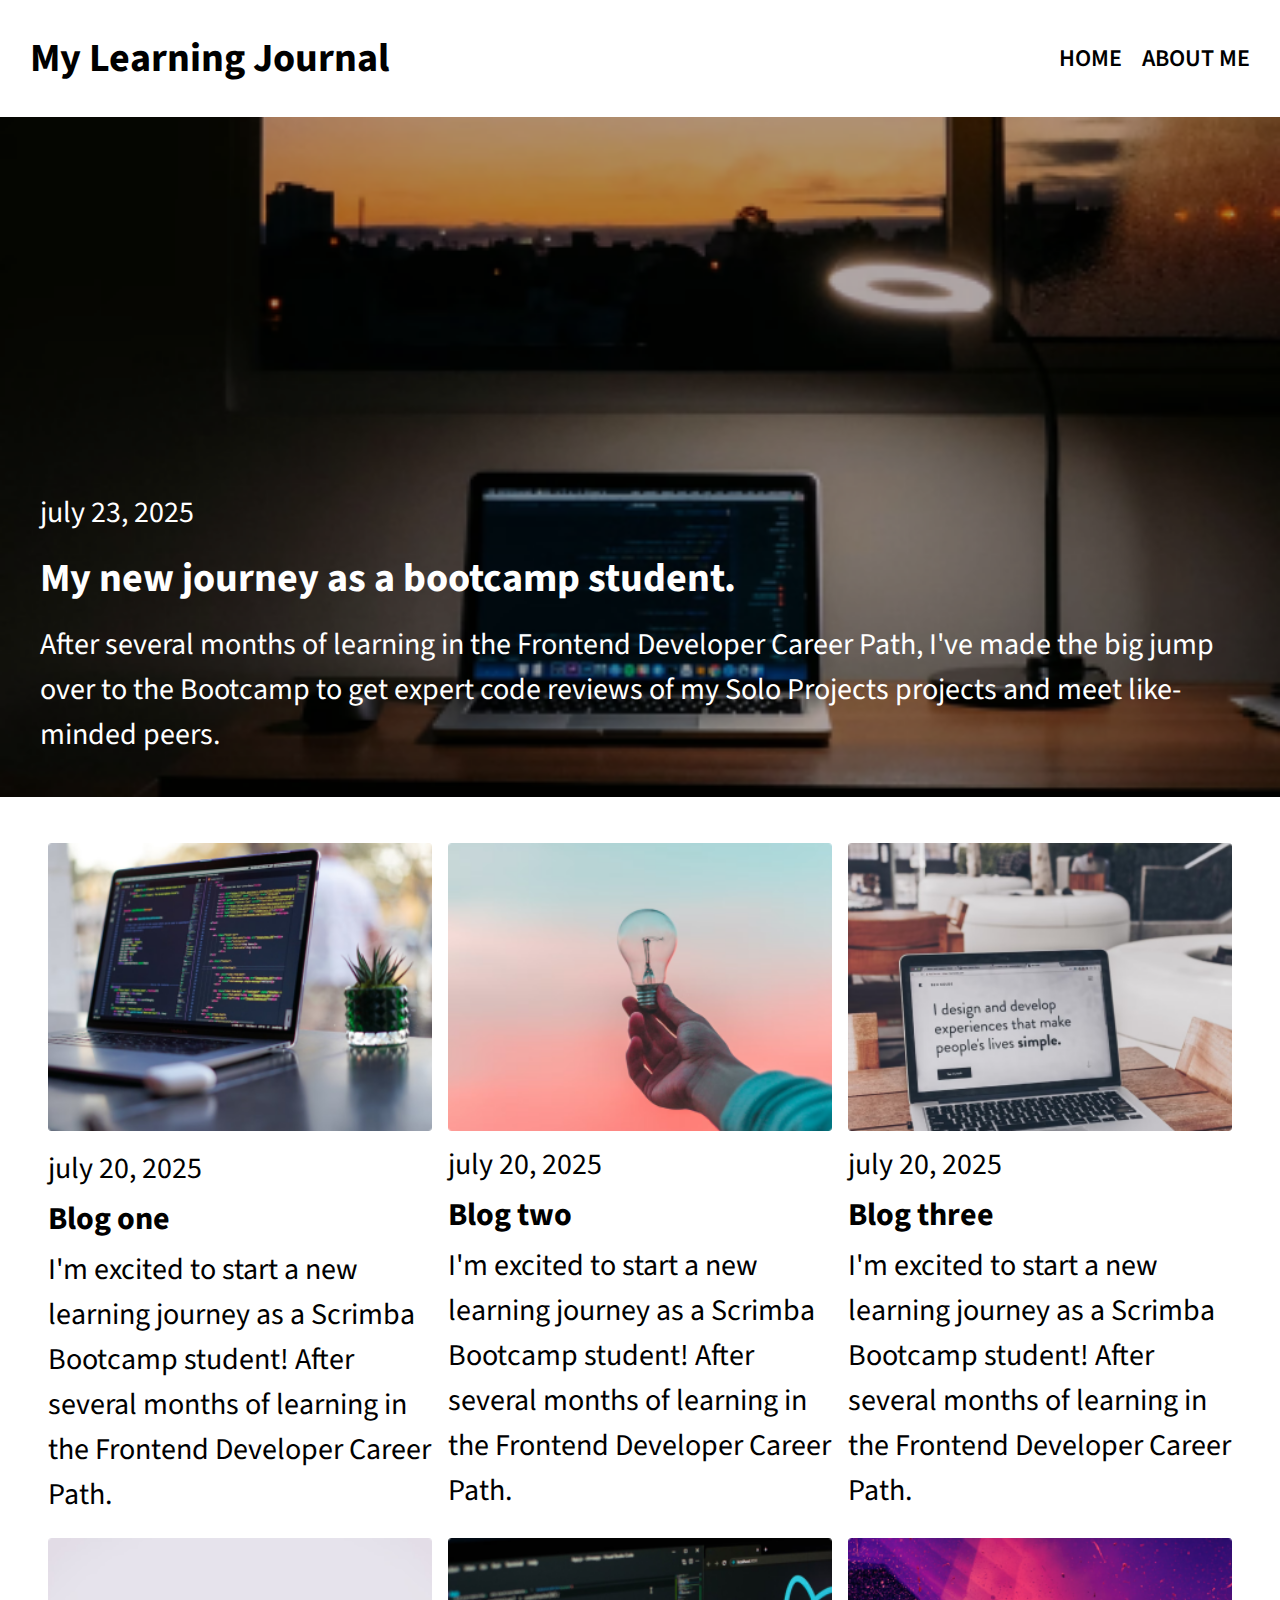
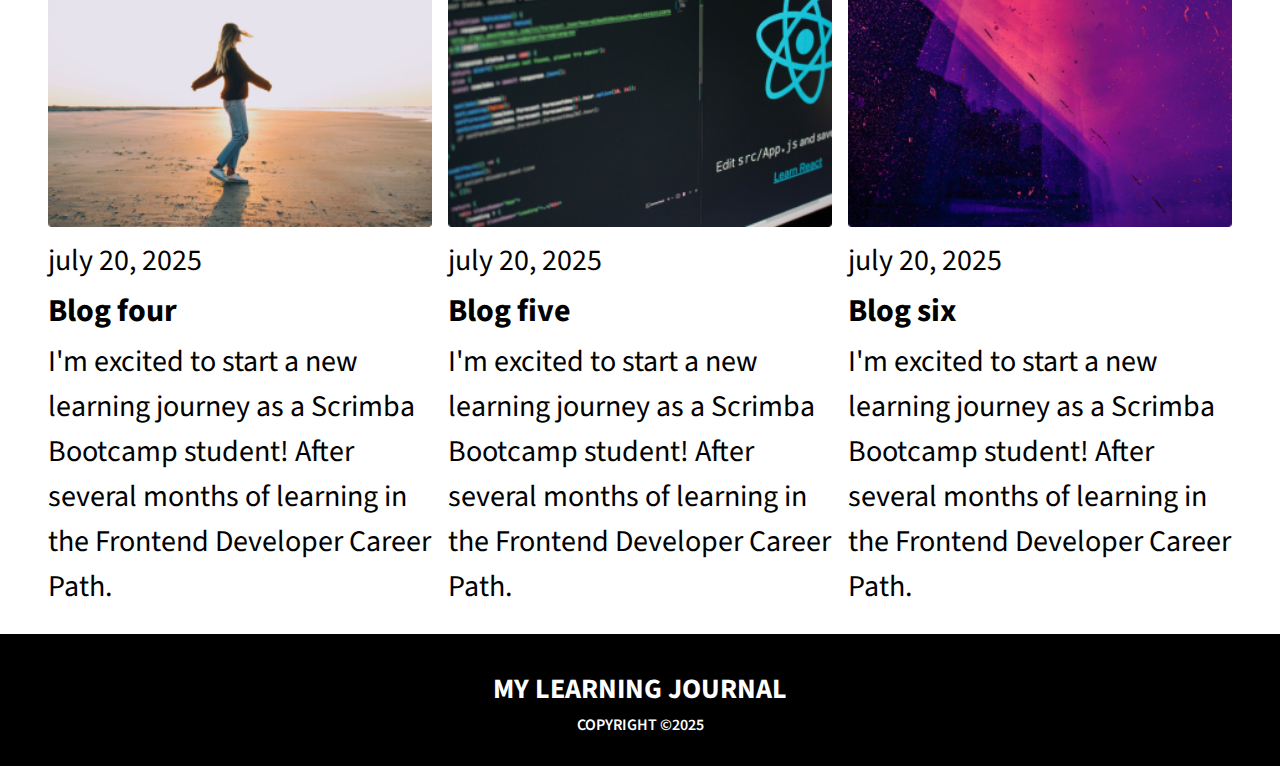
<file: index.html>
<!DOCTYPE html>
<html lang="en">
<head>
    <meta charset="UTF-8">
    <meta name="viewport" content="width=device-width, initial-scale=1.0">
    <title>Document</title>
    <link rel="preconnect" href="https://fonts.googleapis.com">
    <link rel="preconnect" href="https://fonts.gstatic.com" crossorigin>
    
    <link rel="stylesheet" href="https://cdnjs.cloudflare.com/ajax/libs/font-awesome/4.7.0/css/font-awesome.min.css"><link href="https://fonts.googleapis.com/css2?family=Source+Sans+3:ital,wght@0,200..900;1,200..900&display=swap" rel="stylesheet">
    <link rel="stylesheet" href="css/style.css">
</head>
<body>
    <header>
        <h2>My Learning Journal</h2>
        <div class="header-actions">
            <button class="hamburger" aria-label="Open navigation" aria-controls="nav" aria-expanded="false">
                <span></span>
                <span></span>
                <span></span>
            </button>
            <nav class="nav" id="nav">
                <ul>
                    <li><a href="index.html">home</a></li>
                    <li><a href="about.html">about me</a></li>
                </ul>
            </nav>
        </div>
    </header>
    <main>

        <section class="new-post">
            <p>july 23, 2025</p>
            <h1>My new journey as a bootcamp student.</h1>
            <p>After several months of learning in the Frontend Developer Career Path, I've made the big jump over to the Bootcamp to get expert code reviews of my Solo Projects projects and meet like-minded peers.</p>
        </section>


            <article class="post-one">
                <a href="post.html">
                <img src="images/front-page-section-one.png" alt="">
                <p>july 20, 2025</p>
                <h3>Blog one</h3>
                <p>I'm excited to start a new learning journey as a Scrimba Bootcamp student! After several months of learning in the Frontend Developer Career Path.</p>
                </a>
            </article>

            <article class="post-two">
                <img src="images/front-page-section-two.png" alt="">
                <p>july 20, 2025</p>
                <h3>Blog two</h3>
                <p>I'm excited to start a new learning journey as a Scrimba Bootcamp student! After several months of learning in the Frontend Developer Career Path.</p>
            </article>

            <article class="post-three">
                <img src="images/front-page-section-three.png" alt="">
                <p>july 20, 2025</p>
                <h3>Blog three</h3>
                <p>I'm excited to start a new learning journey as a Scrimba Bootcamp student! After several months of learning in the Frontend Developer Career Path.</p>
            </article >

            <article class="post-four">
                <img src="images/front-page-section-four.png" alt="">
                <p>july 20, 2025</p>
                <h3>Blog four</h3>
                <p>I'm excited to start a new learning journey as a Scrimba Bootcamp student! After several months of learning in the Frontend Developer Career Path.</p>
            </article>

            <article class="post-five">
                <img src="images/front-page-section-five.png" alt="">
                <p>july 20, 2025</p>
                <h3>Blog five</h3>
                <p>I'm excited to start a new learning journey as a Scrimba Bootcamp student! After several months of learning in the Frontend Developer Career Path.</p>
            </article>

            <article class="post-six">
                <img src="images/front-page-section-six.png" alt="">
                <p>july 20, 2025</p>
                <h3>Blog six</h3>
                <p>I'm excited to start a new learning journey as a Scrimba Bootcamp student! After several months of learning in the Frontend Developer Career Path.</p>
            </article>
    </main>
    <footer>
        <h4>My Learning Journal</h4>
        <p>Copyright ©2025</p>
    </footer>
<script src="script.js"></script>
</body>
</html>
</file>
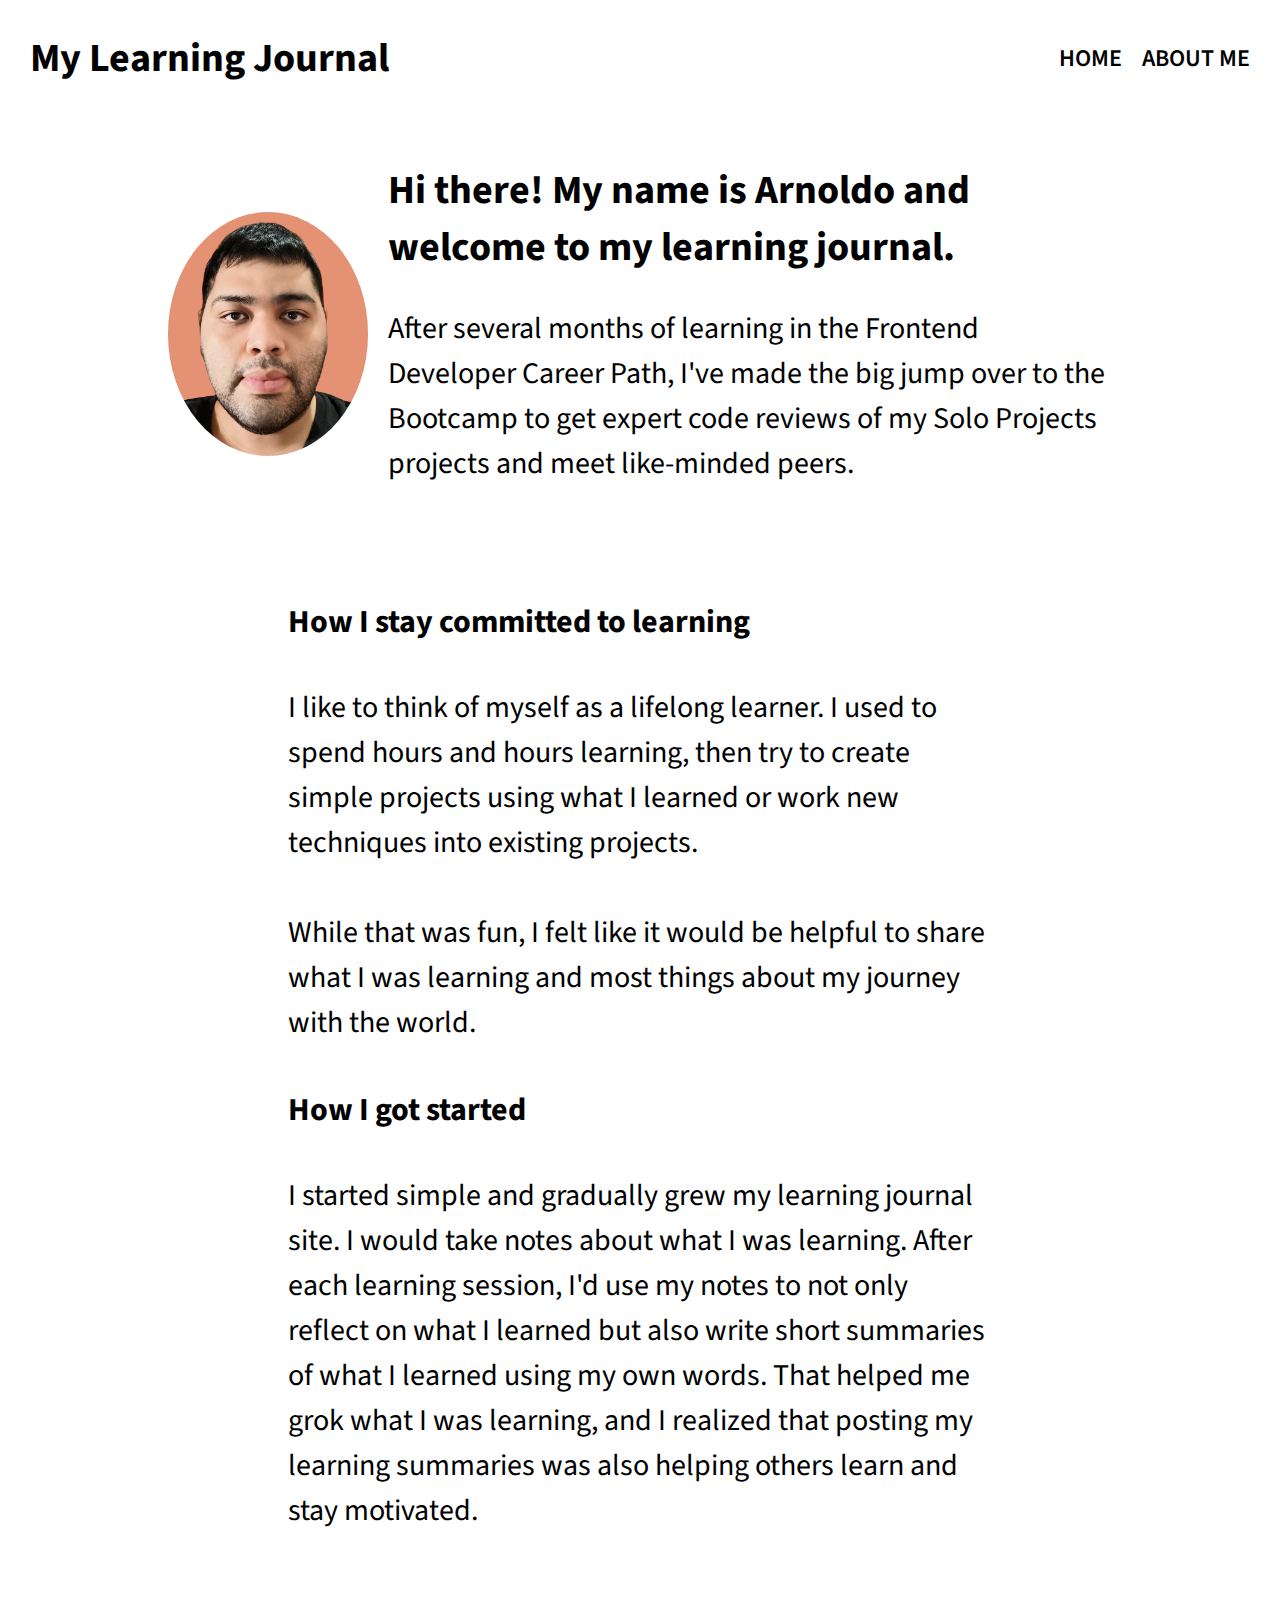
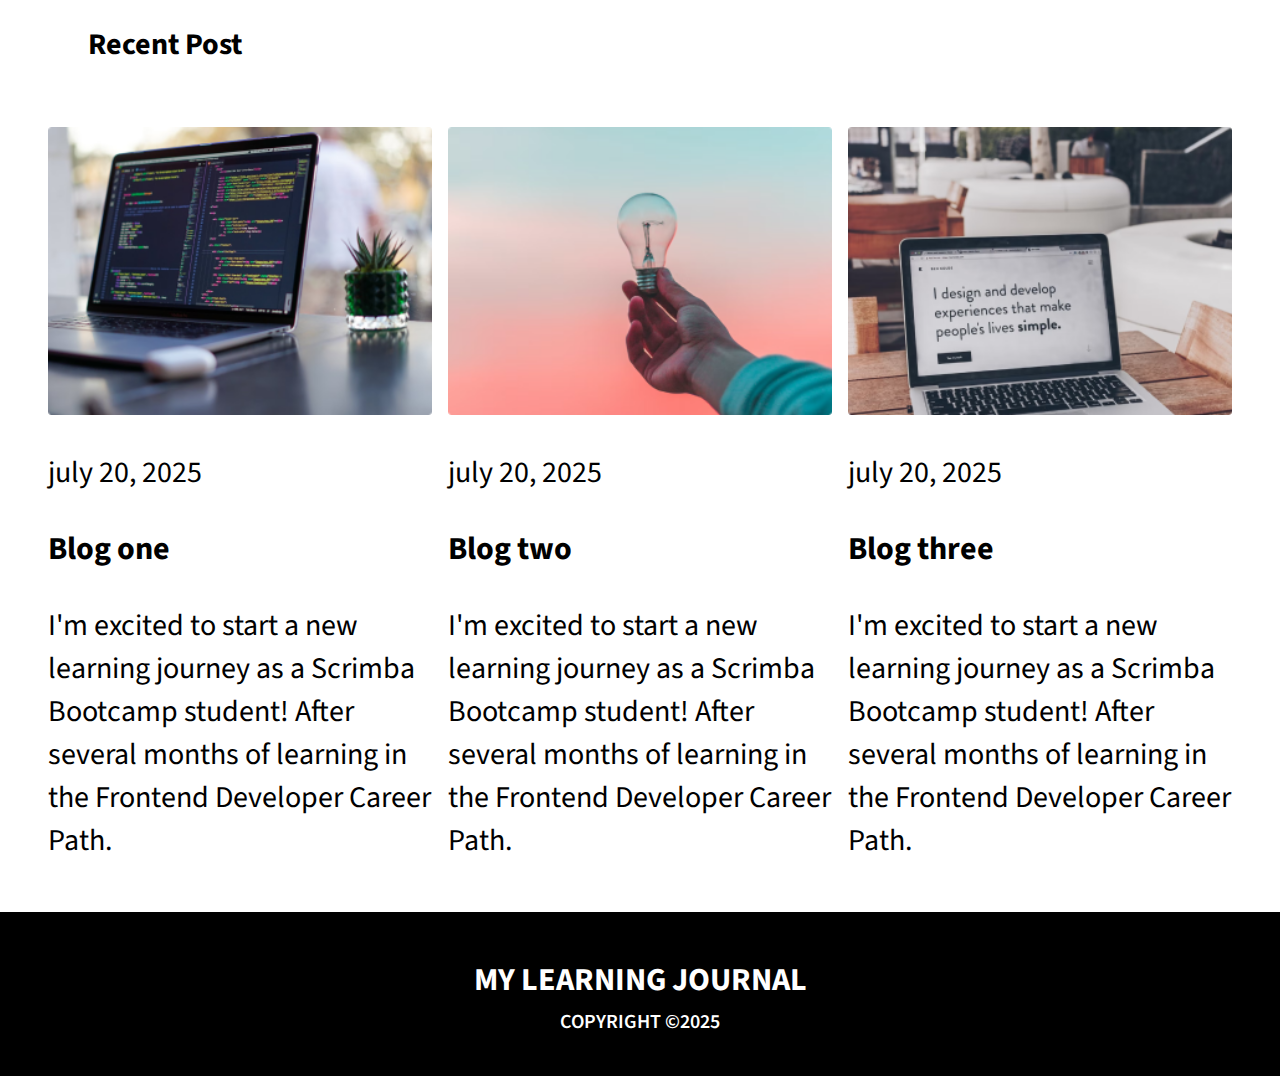
<file: about.html>
<!DOCTYPE html>
<html lang="en">
<head>
    <meta charset="UTF-8">
    <meta name="viewport" content="width=device-width, initial-scale=1.0">
    <title>Document</title>
    <link rel="preconnect" href="https://fonts.googleapis.com">
    <link rel="preconnect" href="https://fonts.gstatic.com" crossorigin>
    <link href="https://fonts.googleapis.com/css2?family=Source+Sans+3:ital,wght@0,200..900;1,200..900&display=swap" rel="stylesheet">
    <link rel="stylesheet" href="css/post.css">
</head>
<body>
    <header>
        <h2>My Learning Journal</h2>
        <div class="header-actions">
            <button class="hamburger" aria-label="Open navigation" aria-controls="nav" aria-expanded="false">
                <span></span>
                <span></span>
                <span></span>
            </button>
            <nav class="nav" id="nav">
                <ul>
                    <li><a href="index.html">home</a></li>
                    <li><a href="about.html">about me</a></li>
                </ul>
            </nav>
        </div>
    </header>

    <main>
        <section class="post-section">

            <div class="post-header">
                <img class="avatar" src="images/fotoedit.png" alt="">
                <div class="post-text|">  
                    <h1 class="title">Hi there! My name is Arnoldo and welcome to my learning journal.</h1>
                    <p>After several months of learning in the Frontend Developer Career Path, I've made the big jump over to the Bootcamp to get expert code reviews of my Solo Projects projects and meet like-minded peers.</p>
                </div>    
            </div>

            <div class="post-content">
                <h4 class="subtitle">How I stay committed to learning</h4>
                <p>
                    I like to think of myself as a lifelong learner. I used to spend hours and hours learning, then try to create simple projects using what I learned or work new techniques into existing projects.
                    <br>
                    <br>
                    While that was fun, I felt like it would be helpful to share what I was learning and most things about my journey with the world.</p>
                <h4 class="subtitle">How I got started</h4>
                <p>I started simple and gradually grew my learning journal site. I would take notes about what I was learning. After each learning session, I'd use my notes to not only reflect on what I learned but also write short summaries of what I learned using my own words.

                    That helped me grok what I was learning, and I realized that posting my learning summaries was also helping others learn and stay motivated.</p>
                
            </div>
            <h4>Recent Post</h4>
        </section>

        

        <article class="post-one">
            <img src="images/front-page-section-one.png" alt="">
            <p>july 20, 2025</p>
            <h3>Blog one</h3>
            <p>I'm excited to start a new learning journey as a Scrimba Bootcamp student! After several months of learning in the Frontend Developer Career Path.</p>
        </article>

        <article class="post-two">
            <img src="images/front-page-section-two.png" alt="">
            <p>july 20, 2025</p>
            <h3>Blog two</h3>
            <p>I'm excited to start a new learning journey as a Scrimba Bootcamp student! After several months of learning in the Frontend Developer Career Path.</p>
        </article>

        <article class="post-three">
            <img src="images/front-page-section-three.png" alt="">
            <p>july 20, 2025</p>
            <h3>Blog three</h3>
            <p>I'm excited to start a new learning journey as a Scrimba Bootcamp student! After several months of learning in the Frontend Developer Career Path.</p>
        </article >

    </main>
    <footer>
        <h4>My Learning Journal</h4>
        <p>Copyright ©2025</p>
    </footer>
<script src="script.js"></script>    
</body>
</html>
</file>
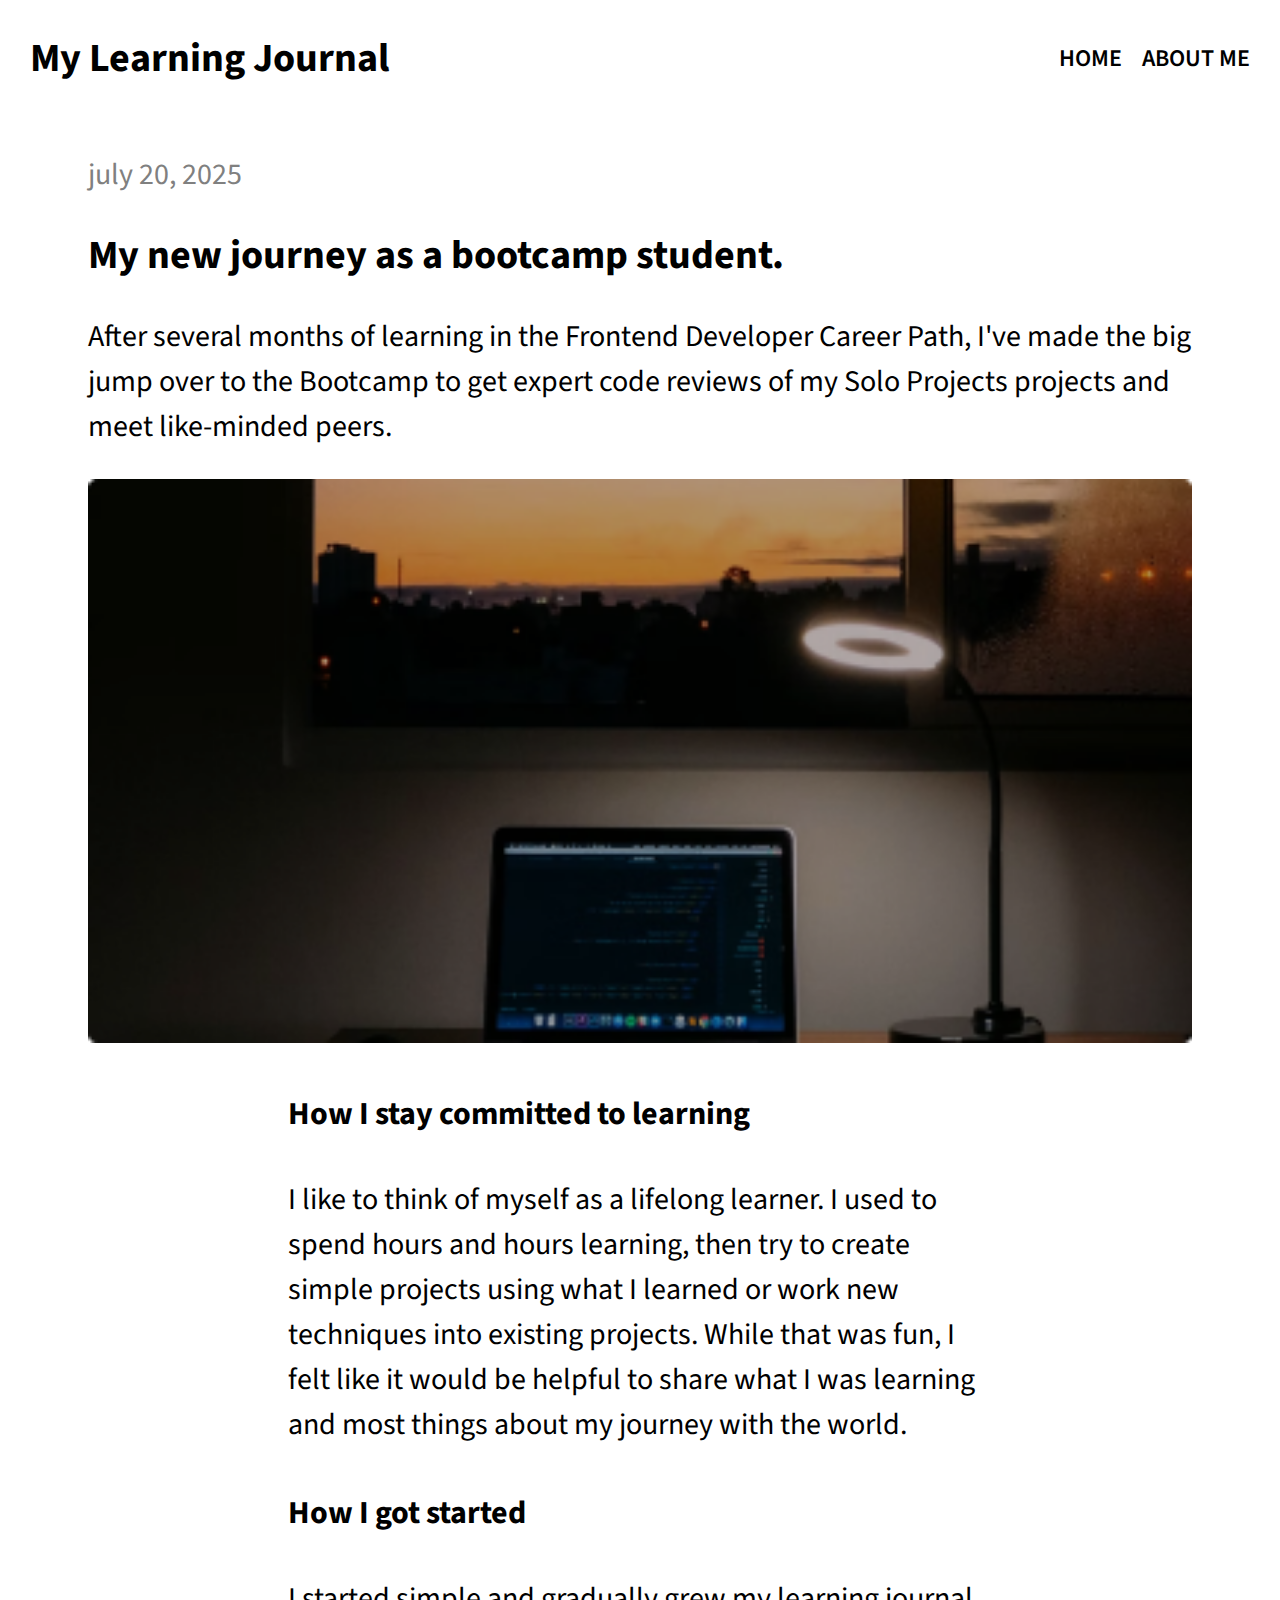
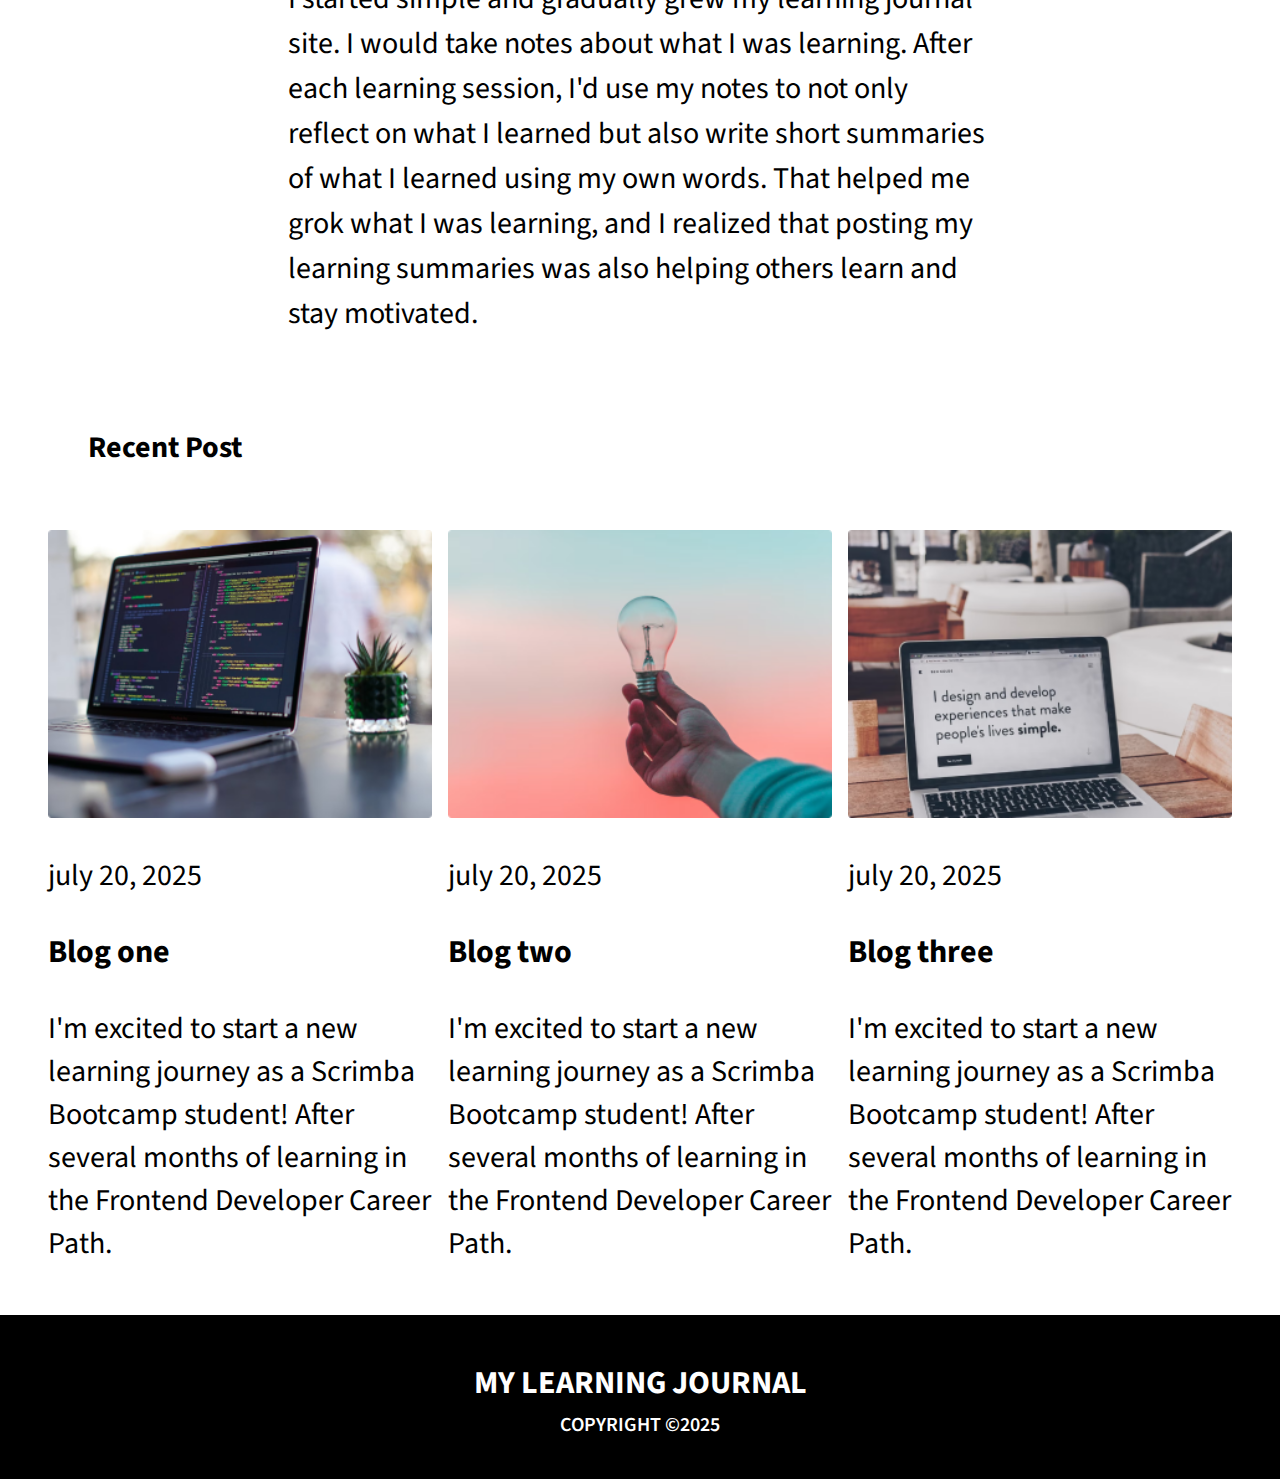
<file: post.html>
<!DOCTYPE html>
<html lang="en">
<head>
    <meta charset="UTF-8">
    <meta name="viewport" content="width=device-width, initial-scale=1.0">
    <title>Document</title>
    <link rel="preconnect" href="https://fonts.googleapis.com">
    <link rel="preconnect" href="https://fonts.gstatic.com" crossorigin>
    
    <link rel="stylesheet" href="https://cdnjs.cloudflare.com/ajax/libs/font-awesome/4.7.0/css/font-awesome.min.css"><link href="https://fonts.googleapis.com/css2?family=Source+Sans+3:ital,wght@0,200..900;1,200..900&display=swap" rel="stylesheet">
    <link href="https://fonts.googleapis.com/css2?family=Source+Sans+3:ital,wght@0,200..900;1,200..900&display=swap" rel="stylesheet">
    <link rel="stylesheet" href="css/post.css">
</head>
<body>
    
    <header>
        <h2>My Learning Journal</h2>
        <div class="header-actions">
            <button class="hamburger" aria-label="Open navigation" aria-controls="nav" aria-expanded="false">
                <span></span>
                <span></span>
                <span></span>
            </button>
            <nav class="nav" id="nav">
                <ul>
                    <li><a href="index.html">home</a></li>
                    <li><a href="about.html">about me</a></li>
                </ul>
            </nav>
        </div>
    </header>

    <main>
        <section class="post-section">
        <p class="date">july 20, 2025</p>
        <h1 class="title">My new journey as a bootcamp student.</h1>
        <p>After several months of learning in the Frontend Developer Career Path, I've made the big jump over to the Bootcamp to get expert code reviews of my Solo Projects projects and meet like-minded peers.</p>
        <img class="post-image" src="images/post-image.png" alt="">
        
        <div class="post-content">
            <h4 class="subtitle">How I stay committed to learning</h4>
            <p>
                I like to think of myself as a lifelong learner. I used to spend hours and hours learning, then try to create simple projects using what I learned or work new techniques into existing projects.

                While that was fun, I felt like it would be helpful to share what I was learning and most things about my journey with the world.</p>
            <h4 class="subtitle">How I got started</h4>
            <p>I started simple and gradually grew my learning journal site. I would take notes about what I was learning. After each learning session, I'd use my notes to not only reflect on what I learned but also write short summaries of what I learned using my own words.

                That helped me grok what I was learning, and I realized that posting my learning summaries was also helping others learn and stay motivated.</p>
            
        </div>
        
        <h4>Recent Post</h4>

        </section>

        

        <article class="post-one">
            <img src="images/front-page-section-one.png" alt="">
            <p>july 20, 2025</p>
            <h3>Blog one</h3>
            <p>I'm excited to start a new learning journey as a Scrimba Bootcamp student! After several months of learning in the Frontend Developer Career Path.</p>
        </article>

        <article class="post-two">
            <img src="images/front-page-section-two.png" alt="">
            <p>july 20, 2025</p>
            <h3>Blog two</h3>
            <p>I'm excited to start a new learning journey as a Scrimba Bootcamp student! After several months of learning in the Frontend Developer Career Path.</p>
        </article>

        <article class="post-three">
            <img src="images/front-page-section-three.png" alt="">
            <p>july 20, 2025</p>
            <h3>Blog three</h3>
            <p>I'm excited to start a new learning journey as a Scrimba Bootcamp student! After several months of learning in the Frontend Developer Career Path.</p>
        </article >

    </main>
    <footer>
        <h4>My Learning Journal</h4>
        <p>Copyright ©2025</p>
    </footer>
<script src="script.js"></script>
</body>
</html>
</file>
<file: css/style.css>
body{
    margin: 0;
    font-family: "Source Sans 3", sans-serif;
}

header{
    background-color: white;
    color: black;
    padding: 30px 15px;
    display: flex;
    justify-content: space-between;
    align-items: center;
}

.header-actions {
    display: flex;
    align-items: center;
    gap: 10px;
    position: relative;
}

header h2{
    margin: 0;
    font-size: 1rem;
}

ul{
    list-style: none;
    display: flex;
    gap: 20px;
    margin: 0;
    padding: 0;
}

a{
    text-decoration: none;
    font-size: 0.675rem;
    color: black;
    font-weight: 600;
    text-transform: uppercase;
}

.hamburger {
    display: none;
    flex-direction: column;
    gap: 5px;
    background: none;
    border: none;
    cursor: pointer;
    padding: 10px;
}

.hamburger span {
    display: block;
    width: 25px;
    height: 3px;
    background: black;
    border-radius: 2px;
}

main{
    display: grid;
    gap: 1em;
    grid-template-columns: 1fr;
    grid-template-areas:
    "new new new "
    "... one ..."
    "... two ..."
    "... three ..."
    "... four ..."
    "... five ..."
    "... six ..."
    ;
}

.new-post{
    background-image: url('/images/front-page-banner.png');
    background-size: cover;
    color: white;
    min-height: 300px;
    display: flex;
    flex-direction: column;
    justify-content: end;
    align-items:start;
    padding: 20px 20px;
    grid-area: new;
}

.new-post h1{
    margin: 0;
    font-size: 2rem;
}

.new-post p{
    margin: 0;
    font-size: 1rem;
    line-height: 1.5;
}

.post-one{
    grid-area: one;
}

.post-two{
    grid-area: two;
}

.post-three{
    grid-area: three;
}

.post-four{
    grid-area: four;
}

.post-five{
    grid-area: five;
}

.post-six{
    grid-area: six;
}

section article{
    padding: 10px 20px;
}

article img{
    width: 100%;
    height: auto;
}

article h3{
    margin: 0;
}

article p{
    line-height: 1.5;
    margin: 5px 0;
    font-size: 1rem;
}

article a{
    text-transform: none;
    font-size: 1rem;
    font-weight: 400;
}

footer{
    background-color: black;
    color: white;
    text-align: center;
    padding: 20px;
    font-size: 1rem;
    font-weight: 600;
    margin-top: 20px;
    text-transform: uppercase;
}

footer h4{
    margin: 5px 0;
}

footer p{
    margin: 0;
    font-size: 0.75rem;
}

@media (max-width: 575px) {
  .nav ul {
    display: none;
    flex-direction: column;
    background: white;
    position: absolute;
    top: 60px;
    right: 15px;
    box-shadow: 0 2px 8px rgba(0,0,0,0.1);
    padding: 10px;
  }
  .nav.open ul {
    display: flex;
  }
  .hamburger {
    display: flex;
  }
}

@media (min-width: 576px){
    header{
        padding: 30px;
    }

    header h2{
        font-size: 2.5rem;
    }

    a{
        font-size: 1.50rem;
        font-weight: 600;
    }

    main{
        grid-template-columns: 2em 1fr 1fr 1fr 2em;
        grid-template-areas:
        "new new new new new"
        "... one two three ..."
        "... four five six ..."
        ;
    }

    .new-post{
        margin-bottom: 30px;
        padding: 40px;
        min-height: 600px;
    }

    .new-post h1{
        font-size: 2.5rem;
        margin: 15px 0;
    }

    .new-post p{
        font-size: 1.875rem;
    }

    h3{
        font-size: 2rem;
    }

    article p{
        font-size: 1.875rem;
    }

    article a{
        font-weight: 400;
        font-size: 1.5rem;
        text-transform: none;
    }

    footer{
        padding: 30px;
    }

    footer h4{
        font-size: 1.75rem;
    }

    footer p{
        font-size: 1rem;
    }
}
</file>
<file: css/post.css>
body{
    margin: 0;
    font-family: "Source Sans 3", sans-serif;
}

header{
    background-color: white;
    color: black;
    padding: 30px 15px;
    display: flex;
    justify-content: space-between;
    align-items: center;
}

.header-actions {
    display: flex;
    align-items: center;
    gap: 10px;
    position: relative;
}

header h2{
    margin: 0;
    font-size: 1rem;
}

ul{
    list-style: none;
    display: flex;
    gap: 20px;
    margin: 0;
    padding: 0;
}

a{
    text-decoration: none;
    font-size: 0.675rem;
    color: black;
    font-weight: 600;
    text-transform: uppercase;
}

.hamburger {
    display: none;
    flex-direction: column;
    gap: 5px;
    background: none;
    border: none;
    cursor: pointer;
    padding: 10px;
}

.hamburger span {
    display: block;
    width: 25px;
    height: 3px;
    background: black;
    border-radius: 2px;
}

main{
    display: grid;
    gap: 1em;
    grid-template-columns: 1fr;
    grid-template-areas:
    "... post ..."
    "... one ..."
    "... two ..."
    "... three ..."
    ;
}

.post-section{
    background-color: white;
    color: black;
    min-height: 300px;
    grid-area: post;
}

.post-section h1{
    margin: 0;
    font-size: 2rem;
}

.post-section p{
    font-size: 1rem;
    line-height: 1.5;
}

.date{
    font-size: 0.875rem;
    color: gray;
}

img{
    width: 100%;
}

.avatar{
    width: 100px;
    border-radius: 50%;
    margin-bottom: 10px;
}

.subtitle{
    margin-bottom: 40px;
}

.post-one{
    grid-area: one;
}

.post-two{
    grid-area: two;
}

.post-three{
    grid-area: three;
}

footer{
    background-color: black;
    color: white;
    text-align: center;
    padding: 20px;
    font-size: 1rem;
    font-weight: 600;
    margin-top: 20px;
    text-transform: uppercase;
}

footer h4{
    margin: 5px 0;
}

footer p{
    margin: 0;
    font-size: 0.75rem;
}

@media (max-width: 575px) {
  .nav ul {
    display: none;
    flex-direction: column;
    background: white;
    position: absolute;
    top: 60px;
    right: 15px;
    box-shadow: 0 2px 8px rgba(0,0,0,0.1);
    padding: 10px;
  }
  .nav.open ul {
    display: flex;
  }
  .hamburger {
    display: flex;
  }
}

@media(min-width: 576px){
    header{
        padding: 30px;
    }

    header h2{
        font-size: 2.5rem;
    }

    a{
        font-size: 1.50rem;
        font-weight: 600;
    }

    .post-header{
        display: flex;
        align-items: center;
        gap: 20px;
    }

    main{
        grid-template-columns: 2em 1fr 1fr 1fr 2em;
        grid-template-areas:
        "... post post post ..."
        "... one two three ..."
        ;
    }

    .post-section{
        padding: 5px 40px;
    }

    .post-section h1 {
        font-size: 2.5rem;
    }

    .avatar{
        width: 200px;
    }

    .post-section p{
    font-size: 1.875rem;
    }

    .post-content{
        padding: 0 200px 20px 200px;
    }

    .post-header{
        padding: 40px 80px;
    }

    .post-content h4{
        font-size: 2rem;
    }

    h3{
        font-size: 2rem;
    }

    h4{
        font-size: 1.875rem;
    }

    article p{
        font-size: 1.875rem;
    }

    article a{
        font-weight: 400;
        font-size: 1.5rem;
        text-transform: none;
    }

    footer{
        padding: 40px;
    }

    footer h4{
        font-size: 2rem;
    }

    footer p{
        font-size: 1.25rem;
    }
}
</file>
